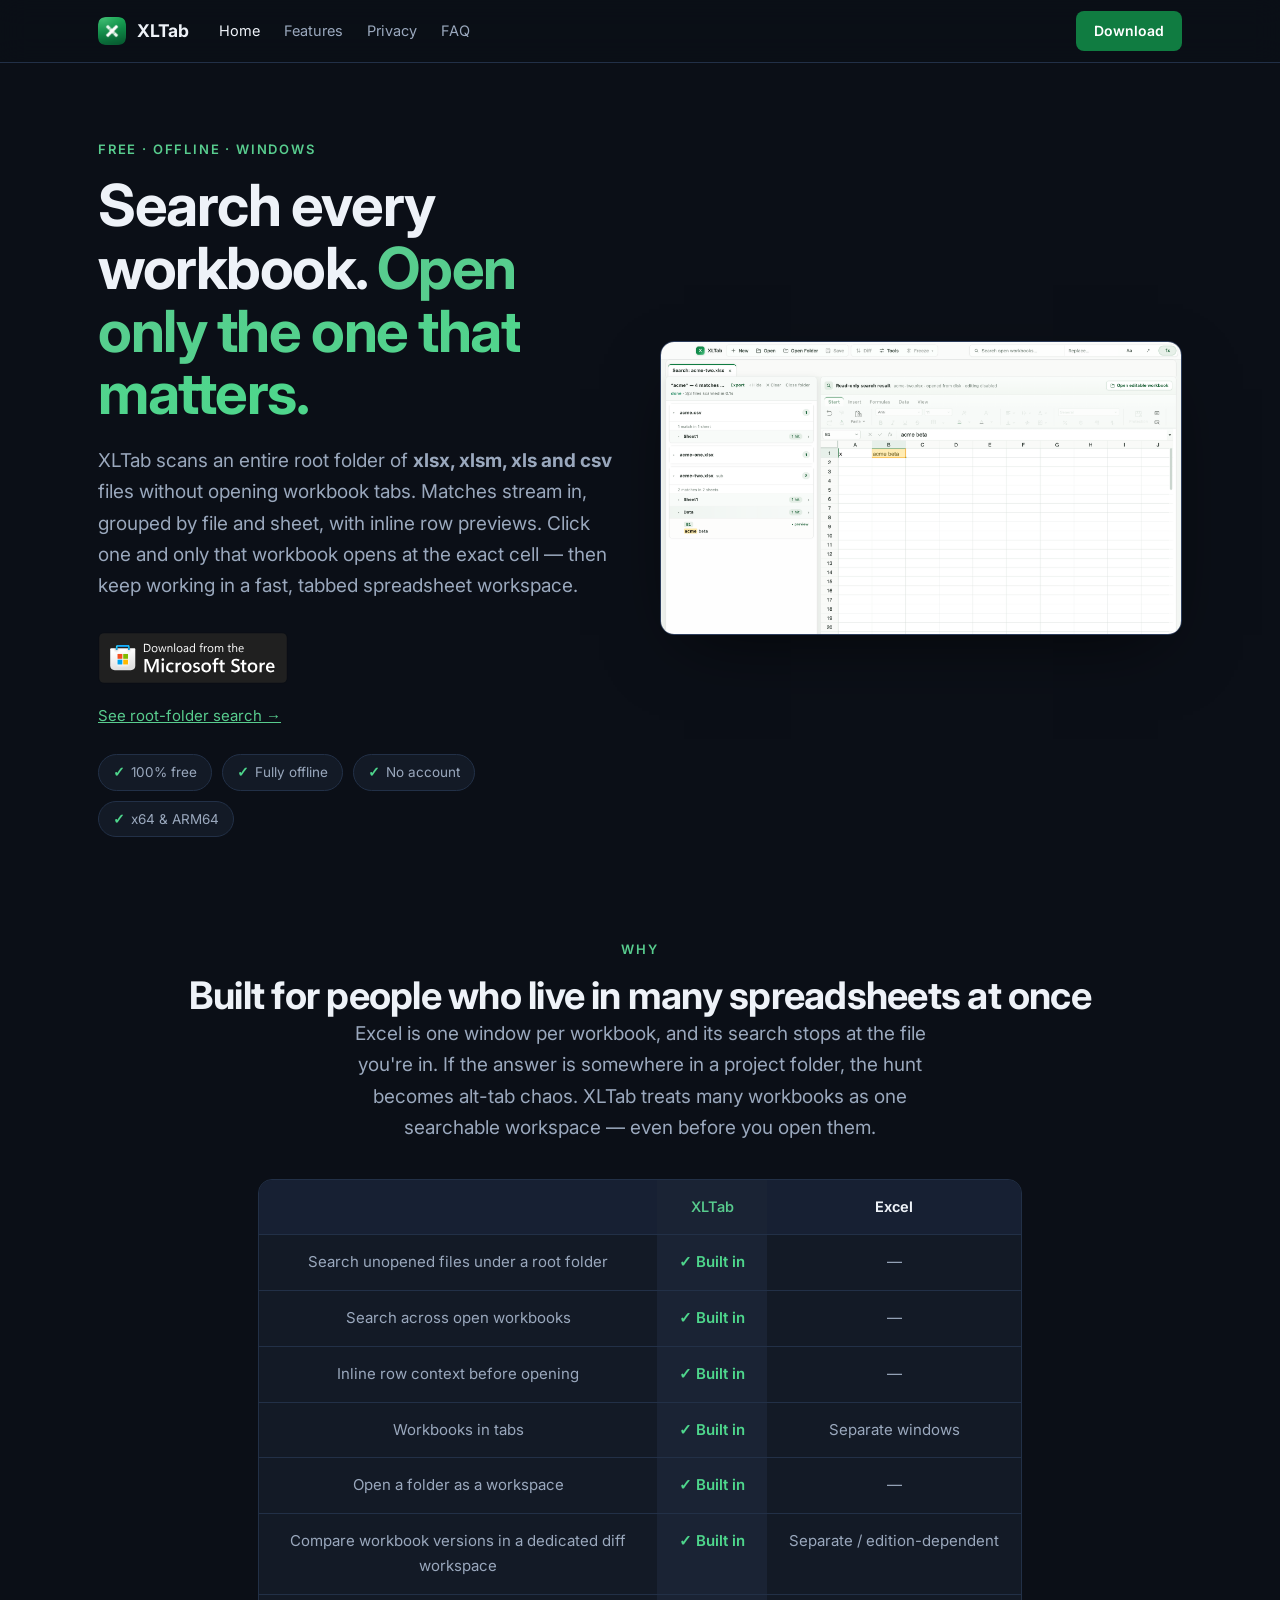
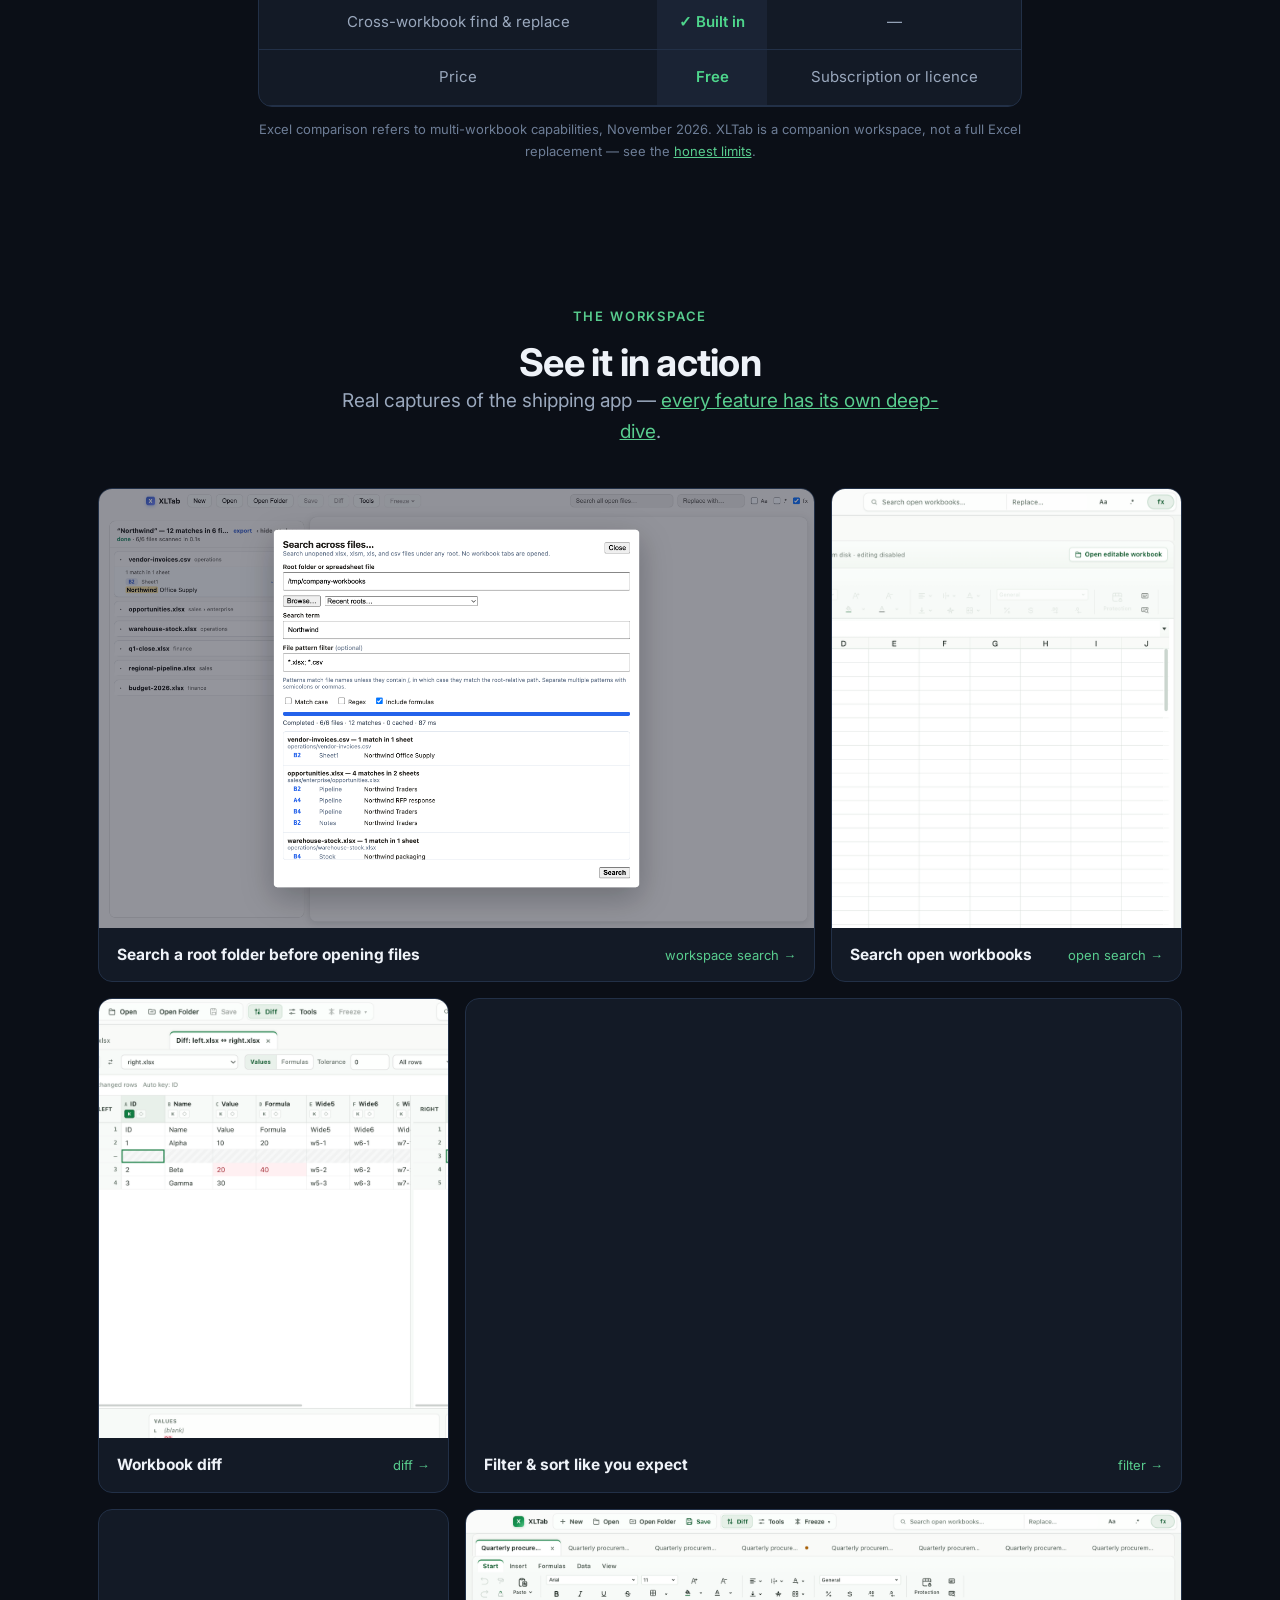
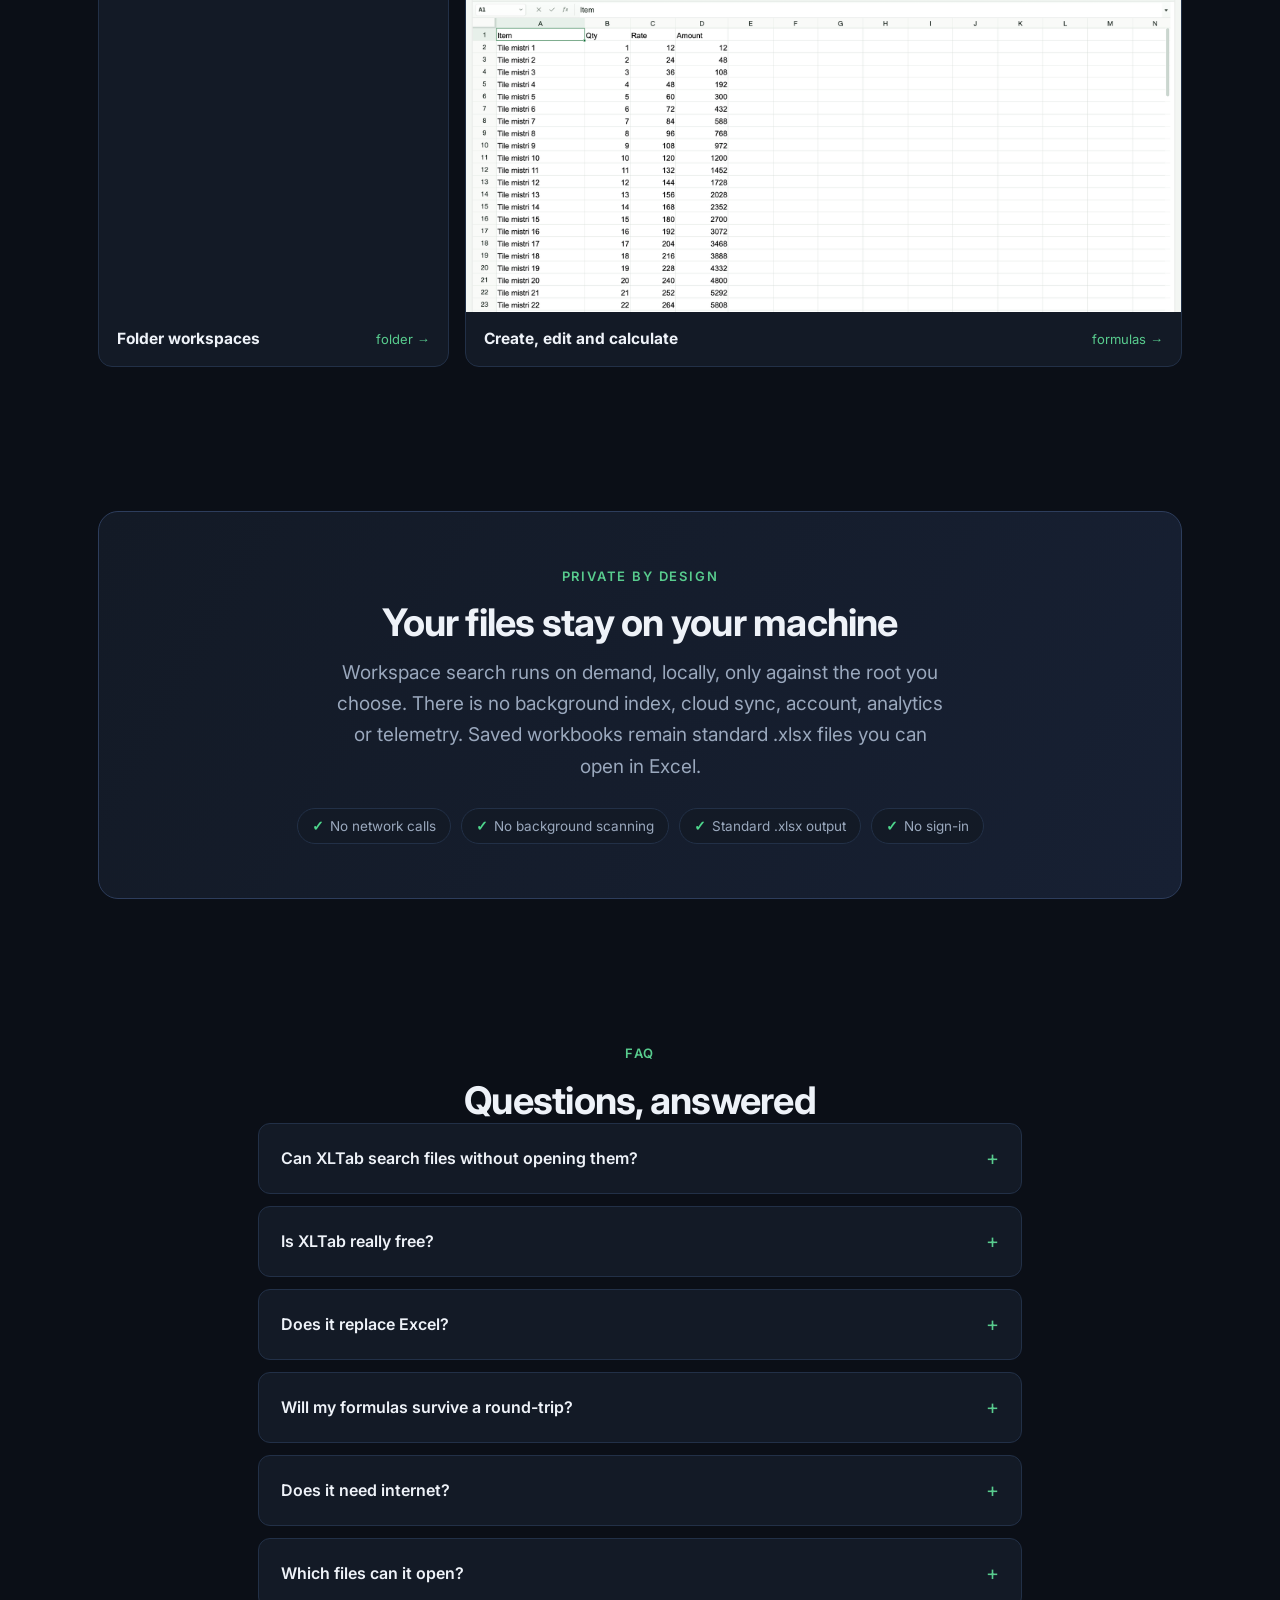
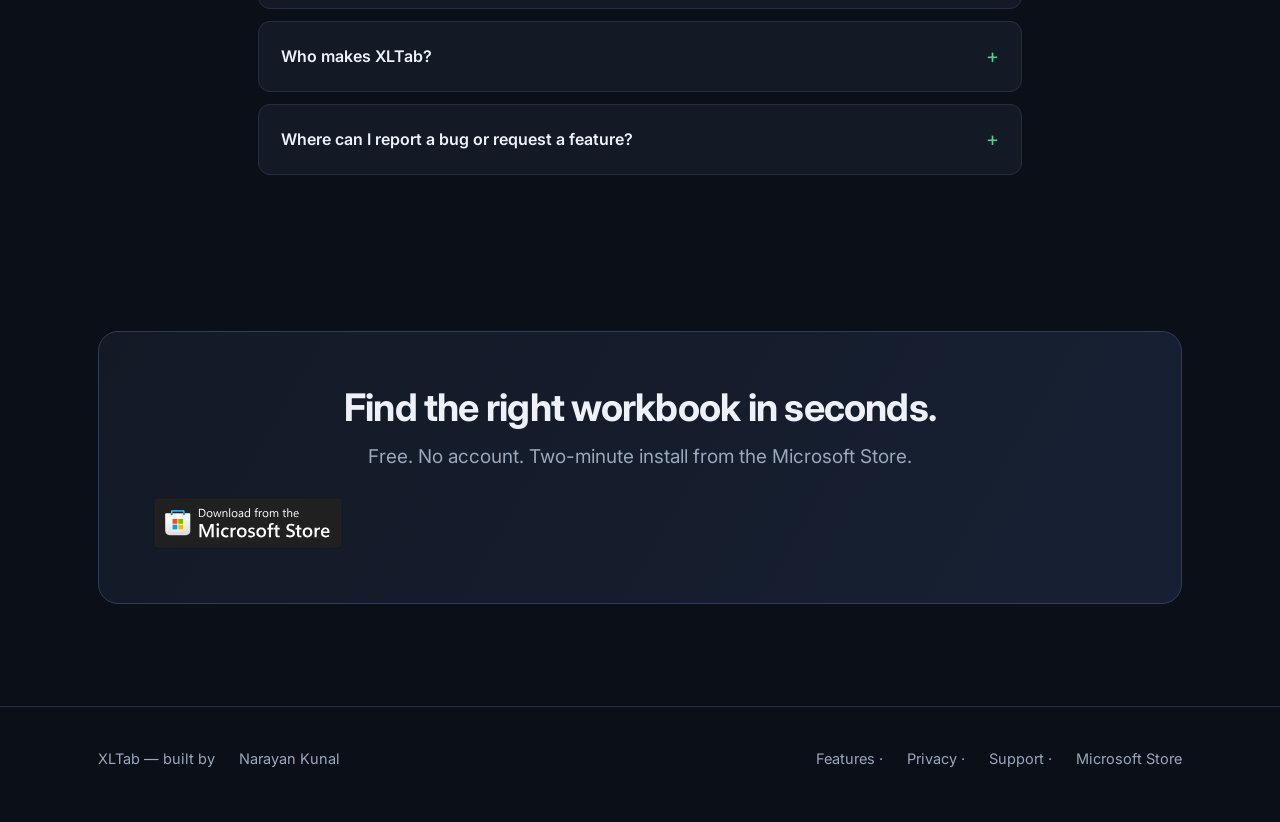
<file: index.html>
<!doctype html>
<html lang="en">
<head>
<meta charset="utf-8" />
<meta name="viewport" content="width=device-width, initial-scale=1" />
<meta name="theme-color" content="#0b0f17" />
<title>XLTab — Search Excel files across folders before opening them</title>
<meta name="description" content="Search xlsx, xlsm, xls and csv files under any root folder without opening workbook tabs. Preview matches, jump to exact cells, edit in tabs. Free, offline." />
<link rel="canonical" href="https://nkunal1992.github.io/XLTab-site/" />
<link rel="icon" type="image/png" sizes="32x32" href="favicon-32.png" />
<link rel="apple-touch-icon" href="apple-touch-icon.png" />
<meta property="og:title" content="XLTab — search every spreadsheet before you open it" />
<meta property="og:description" content="Scan a root folder across xlsx, xlsm, xls and csv files, preview grouped matches, and jump straight to the exact sheet and cell. Free, offline, no account." />
<meta property="og:type" content="website" />
<meta property="og:site_name" content="XLTab" />
<meta property="og:url" content="https://nkunal1992.github.io/XLTab-site/" />
<meta property="og:image" content="https://nkunal1992.github.io/XLTab-site/assets/og.png" />
<meta property="og:image:width" content="1200" />
<meta property="og:image:height" content="630" />
<meta name="twitter:card" content="summary_large_image" />
<meta name="twitter:title" content="XLTab — search every spreadsheet before you open it" />
<meta name="twitter:description" content="Root-folder spreadsheet search, tabbed editing, workbook diff and power tools. Free and offline." />
<meta name="twitter:image" content="https://nkunal1992.github.io/XLTab-site/assets/og.png" />
<link rel="preload" href="assets/inter.woff2" as="font" type="font/woff2" crossorigin />
<link rel="stylesheet" href="assets/site.css" />
<script type="application/ld+json">
{
  "@context": "https://schema.org",
  "@type": "SoftwareApplication",
  "name": "XLTab",
  "operatingSystem": "Windows 10, Windows 11",
  "applicationCategory": "ProductivityApplication",
  "offers": { "@type": "Offer", "price": "0", "priceCurrency": "USD" },
  "installUrl": "https://apps.microsoft.com/detail/9N1TDMMXJTDV",
  "author": { "@type": "Person", "name": "Narayan Kunal" },
  "featureList": [
    "Search spreadsheets recursively under a selected root folder without opening workbook tabs",
    "Search across all open workbooks and sheets",
    "Tabbed spreadsheet editing with formulas, filters and styles",
    "A dedicated synchronized workbook diff workspace",
    "Embedded worksheet images and threaded comments with authors and timestamps",
    "Folder workspaces and batch spreadsheet power tools",
    "Offline operation with no account or telemetry"
  ]
}
</script>
</head>
<body>

<a class="skip" href="#main">Skip to content</a>

<nav><div class="wrap">
  <a class="brand" href="index.html"><img src="icon.png" alt="" width="28" height="28" />XLTab</a>
  <div class="nav-links" id="navlinks">
    <a href="index.html" class="on" aria-current="page">Home</a>
    <a href="features.html">Features</a>
    <a href="privacy.html">Privacy</a>
    <a href="#faq">FAQ</a>
  </div>
  <div class="nav-cta">
    <a class="nav-dl" href="https://apps.microsoft.com/detail/9N1TDMMXJTDV">Download</a>
    <button class="nav-toggle" aria-label="Menu" aria-expanded="false" aria-controls="navlinks">☰</button>
  </div>
</div></nav>

<main id="main" class="wrap">

<header class="hero">
  <div class="row">
    <div>
      <p class="eyebrow">Free &middot; Offline &middot; Windows</p>
      <h1>Search every workbook. <span class="grad">Open only the one that matters.</span></h1>
      <p class="lead">XLTab scans an entire root folder of <b>xlsx, xlsm, xls and csv</b> files without opening workbook tabs. Matches stream in, grouped by file and sheet, with inline row previews. Click one and only that workbook opens at the exact cell — then keep working in a fast, tabbed spreadsheet workspace.</p>
      <div class="hero-cta">
        <a class="cta-win" href="https://apps.microsoft.com/detail/9N1TDMMXJTDV"><img class="badge-store" src="assets/ms-badge.svg" alt="Get it from Microsoft" width="190" height="52" /></a>
        <a class="more" href="features.html#workspace-search">See root-folder search →</a>
      </div>
      <div class="facts">
        <span class="fact"><b>✓</b> 100% free</span>
        <span class="fact"><b>✓</b> Fully offline</span>
        <span class="fact"><b>✓</b> No account</span>
        <span class="fact"><b>✓</b> x64 &amp; ARM64</span>
      </div>
    </div>
    <figure class="frame glow">
      <img src="assets/p/workspace-search.png" width="2800" height="1718" fetchpriority="high" decoding="async" alt="XLTab workspace search results grouped by file, with inline row previews and the matching workbook open at the highlighted cell" />
    </figure>
  </div>
</header>

<section class="center">
  <p class="eyebrow">Why</p>
  <h2>Built for people who live in many spreadsheets at once</h2>
  <p class="lead">Excel is one window per workbook, and its search stops at the file you're in. If the answer is somewhere in a project folder, the hunt becomes alt-tab chaos. XLTab treats many workbooks as one searchable workspace — even before you open them.</p>
  <div class="wrap" style="max-width:820px;margin-top:36px">
    <div class="cmp">
      <div class="cmp-head"></div>
      <div class="cmp-head us">XLTab</div>
      <div class="cmp-head">Excel</div>
      <div class="lbl">Search unopened files under a root folder</div><div class="us good">✓ Built in</div><div class="them">—</div>
      <div class="lbl">Search across open workbooks</div><div class="us good">✓ Built in</div><div class="them">—</div>
      <div class="lbl">Inline row context before opening</div><div class="us good">✓ Built in</div><div class="them">—</div>
      <div class="lbl">Workbooks in tabs</div><div class="us good">✓ Built in</div><div class="them">Separate windows</div>
      <div class="lbl">Open a folder as a workspace</div><div class="us good">✓ Built in</div><div class="them">—</div>
      <div class="lbl">Compare workbook versions in a dedicated diff workspace</div><div class="us good">✓ Built in</div><div class="them">Separate / edition-dependent</div>
      <div class="lbl">Cross-workbook find &amp; replace</div><div class="us good">✓ Built in</div><div class="them">—</div>
      <div class="lbl">Price</div><div class="us good">Free</div><div class="them">Subscription or licence</div>
    </div>
    <p class="cmp-note">Excel comparison refers to multi-workbook capabilities, November 2026. XLTab is a companion workspace, not a full Excel replacement — see the <a href="features.html#honest-limits">honest limits</a>.</p>
  </div>
</section>

<section>
  <div class="sec-head center">
    <p class="eyebrow">The workspace</p>
    <h2>See it in action</h2>
    <p class="lead">Real captures of the shipping app — <a href="features.html">every feature has its own deep-dive</a>.</p>
  </div>
  <div class="bento">
    <a class="tile wide" href="features.html#workspace-search">
      <img src="assets/p/workspace-search-setup.png" width="2800" height="1718" loading="lazy" decoding="async" alt="The Search across files dialog with a root folder path, file pattern and search options" />
      <div class="cap"><b>Search a root folder before opening files</b><span class="go">workspace search →</span></div>
    </a>
    <a class="tile" href="features.html#open-search">
      <img src="assets/p/search.png" width="2800" height="1718" loading="lazy" decoding="async" style="object-position:right center" alt="Search across open workbooks with matches highlighted" />
      <div class="cap"><b>Search open workbooks</b><span class="go">open search →</span></div>
    </a>
    <a class="tile" href="features.html#diff">
      <img src="assets/p/diff.png" width="2800" height="1718" loading="lazy" decoding="async" style="object-position:30% center" alt="Dedicated workbook diff workspace with synchronized comparison panes" />
      <div class="cap"><b>Workbook diff</b><span class="go">diff →</span></div>
    </a>
    <a class="tile wide" href="features.html#filter">
      <img src="assets/p/filter.png" width="2800" height="1718" loading="lazy" decoding="async" alt="Excel-style column filtering with dropdown arrows" />
      <div class="cap"><b>Filter &amp; sort like you expect</b><span class="go">filter →</span></div>
    </a>
    <a class="tile" href="features.html#folder">
      <img src="assets/p/folder.png" width="2800" height="1718" loading="lazy" decoding="async" style="object-position:left center" alt="Folder workspace tree with nested directories" />
      <div class="cap"><b>Folder workspaces</b><span class="go">folder →</span></div>
    </a>
    <a class="tile wide" href="features.html#formulas">
      <img src="assets/p/hero.png" width="2800" height="1718" loading="lazy" decoding="async" alt="A workbook open in XLTab with the New button, tab strip and spreadsheet canvas visible" />
      <div class="cap"><b>Create, edit and calculate</b><span class="go">formulas →</span></div>
    </a>
  </div>
</section>

<section class="center" id="trust">
  <div class="band">
    <p class="eyebrow">Private by design</p>
    <h2>Your files stay on your machine</h2>
    <p class="lead" style="margin:12px auto 24px">Workspace search runs on demand, locally, only against the root you choose. There is no background index, cloud sync, account, analytics or telemetry. Saved workbooks remain standard .xlsx files you can open in Excel.</p>
    <div class="facts">
      <span class="fact"><b>✓</b> No network calls</span>
      <span class="fact"><b>✓</b> No background scanning</span>
      <span class="fact"><b>✓</b> Standard .xlsx output</span>
      <span class="fact"><b>✓</b> No sign-in</span>
    </div>
  </div>
</section>

<section class="center" id="faq">
  <p class="eyebrow">FAQ</p>
  <h2>Questions, answered</h2>
  <div class="faq wrap" style="max-width:820px;text-align:left">
    <details><summary>Can XLTab search files without opening them?</summary><p>Yes. Choose <b>Tools → Search across files…</b>, paste or browse to any root folder or spreadsheet file, and start a search. XLTab scans recursively without opening workbook tabs, streams progress and grouped results, and can use the cache for fast refinement. It scans xlsx, xlsm, xls and csv files; convert legacy .xls files to .xlsx when you need dependable editing.</p></details>
    <details><summary>Is XLTab really free?</summary><p>Yes. All features, no subscription, no account, no trial period.</p></details>
    <details><summary>Does it replace Excel?</summary><p>No — it's a companion workspace for working across many files. It covers the everyday essentials: creating blank workbooks, editing, formulas, filtering, sorting, merged cells, styles, number formats, conditional formatting and data validation. It does not do pivot tables, charts, macros/VBA or Power Query. Files you save stay standard .xlsx and open fine in Excel.</p></details>
    <details><summary>Will my formulas survive a round-trip?</summary><p>Yes. Formulas are preserved as formulas in the file — including modern functions like XLOOKUP — and recalculate in Excel exactly as before. The validation suite checks this continuously.</p></details>
    <details><summary>Does it need internet?</summary><p>No. XLTab is fully offline — every feature works without a connection, and the app makes no network calls. Your files never leave your machine.</p></details>
    <details><summary>Which files can it open?</summary><p>.xlsx, .xlsm (content, not macros) and .csv. Workspace search can also scan legacy .xls files. For editing and saving, standard .xlsx is the dependable format.</p></details>
    <details><summary>Who makes XLTab?</summary><p>One independent developer — no company, no investors, no data to monetize.</p></details>
    <details><summary>Where can I report a bug or request a feature?</summary><p>Open an issue in the <a href="https://github.com/nkunal1992/XLTab/issues">XLTab GitHub repository</a>.</p></details>
  </div>
</section>

<section class="center">
  <div class="band">
    <h2>Find the right workbook in seconds.</h2>
    <p class="lead" style="margin:12px auto 24px">Free. No account. Two-minute install from the Microsoft Store.</p>
    <a class="cta-win" href="https://apps.microsoft.com/detail/9N1TDMMXJTDV"><img class="badge-store" src="assets/ms-badge.svg" alt="Get it from Microsoft" width="190" height="52" /></a>
  </div>
</section>

</main>

<footer><div class="wrap">
  <span>XLTab — built by <a href="https://github.com/nkunal1992">Narayan Kunal</a></span>
  <span class="flinks"><a href="features.html">Features</a> · <a href="privacy.html">Privacy</a> · <a href="https://github.com/nkunal1992/XLTab/issues">Support</a> · <a href="https://apps.microsoft.com/detail/9N1TDMMXJTDV">Microsoft Store</a></span>
</div></footer>

<script src="assets/site.js"></script>
</body>
</html>
</file>
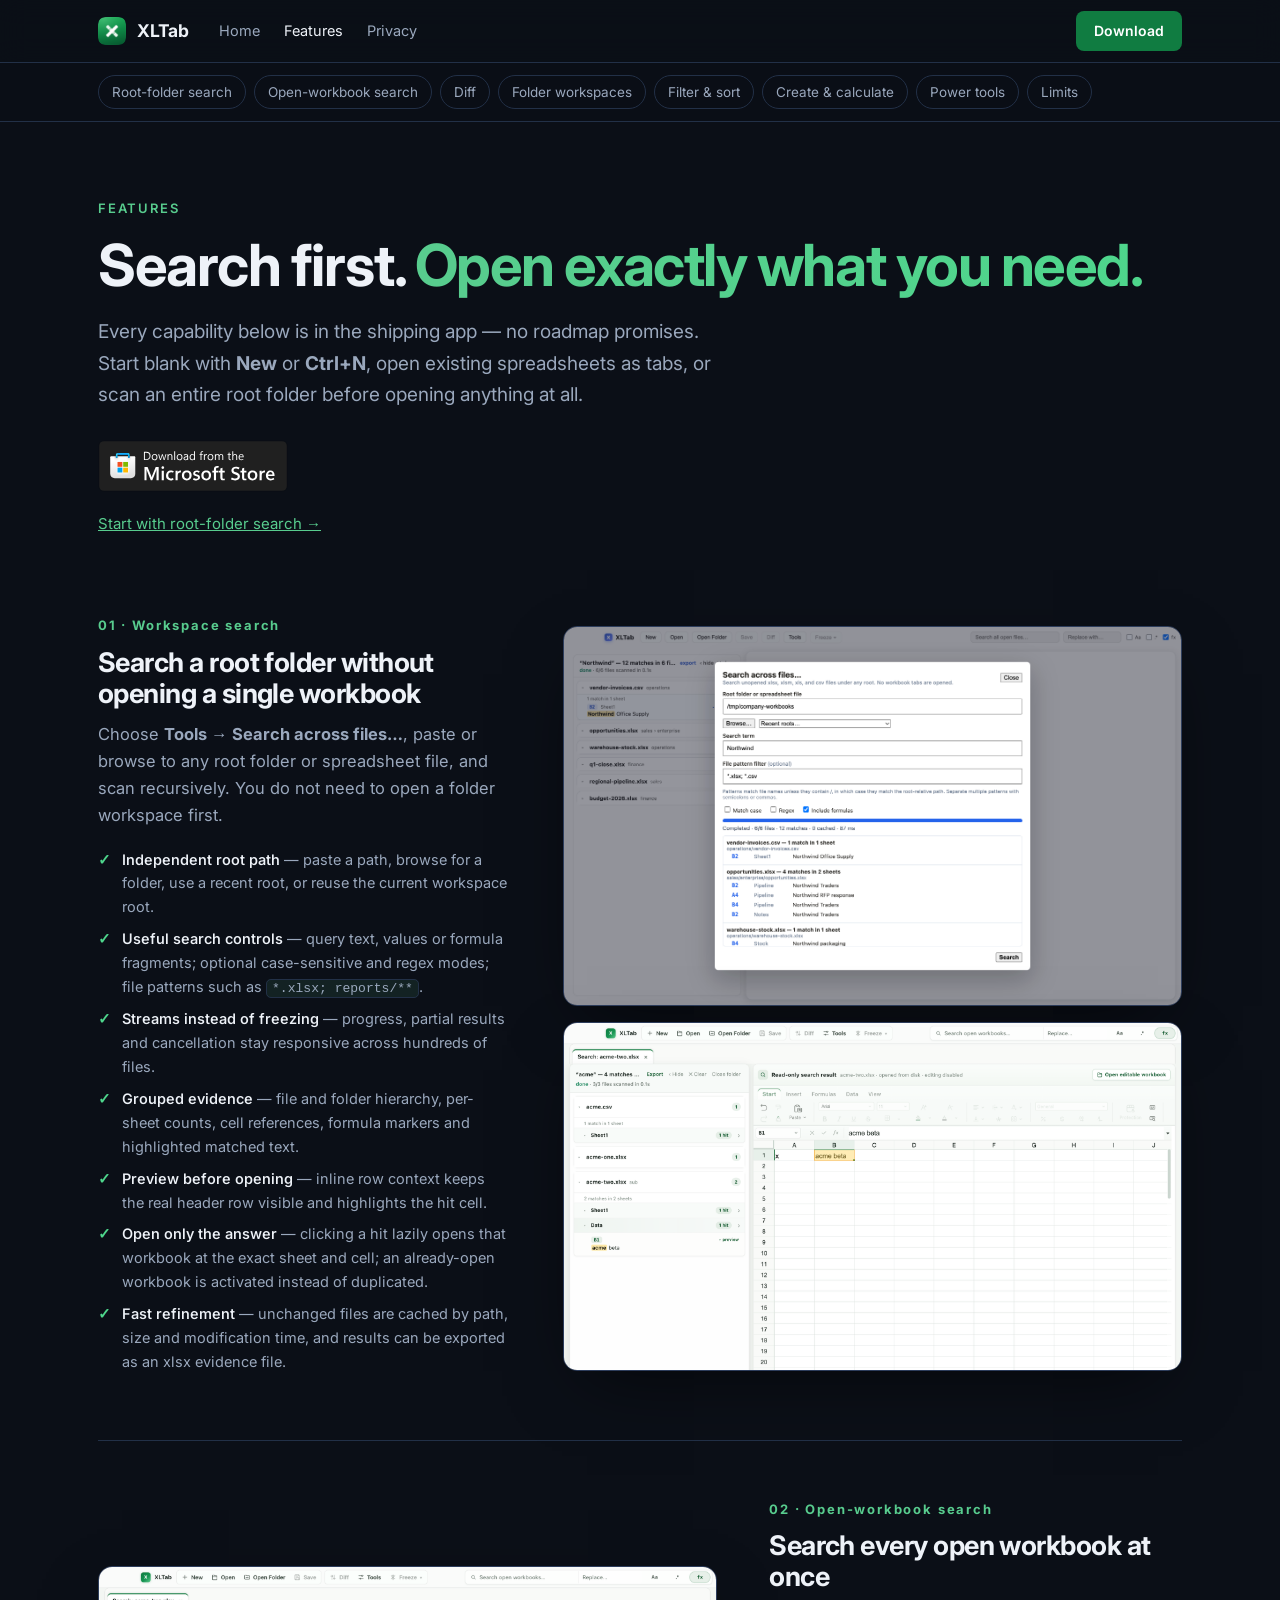
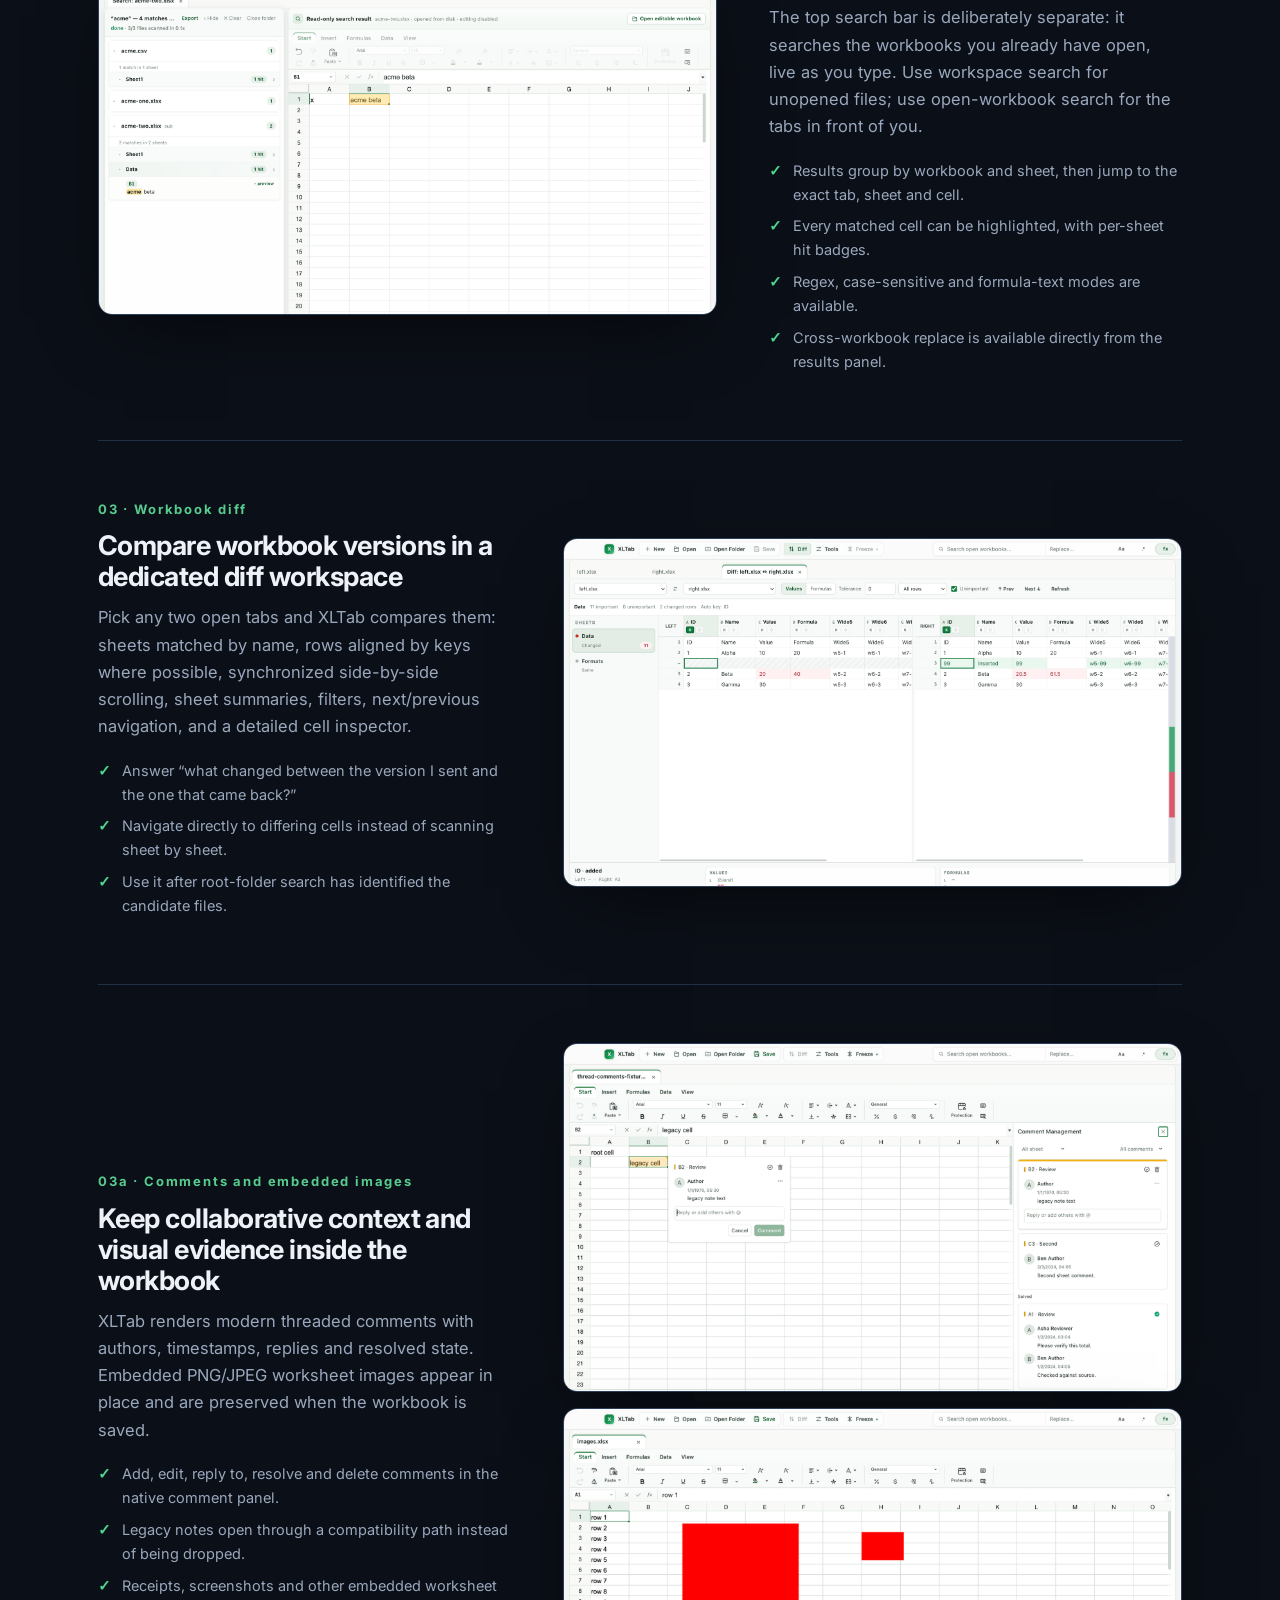
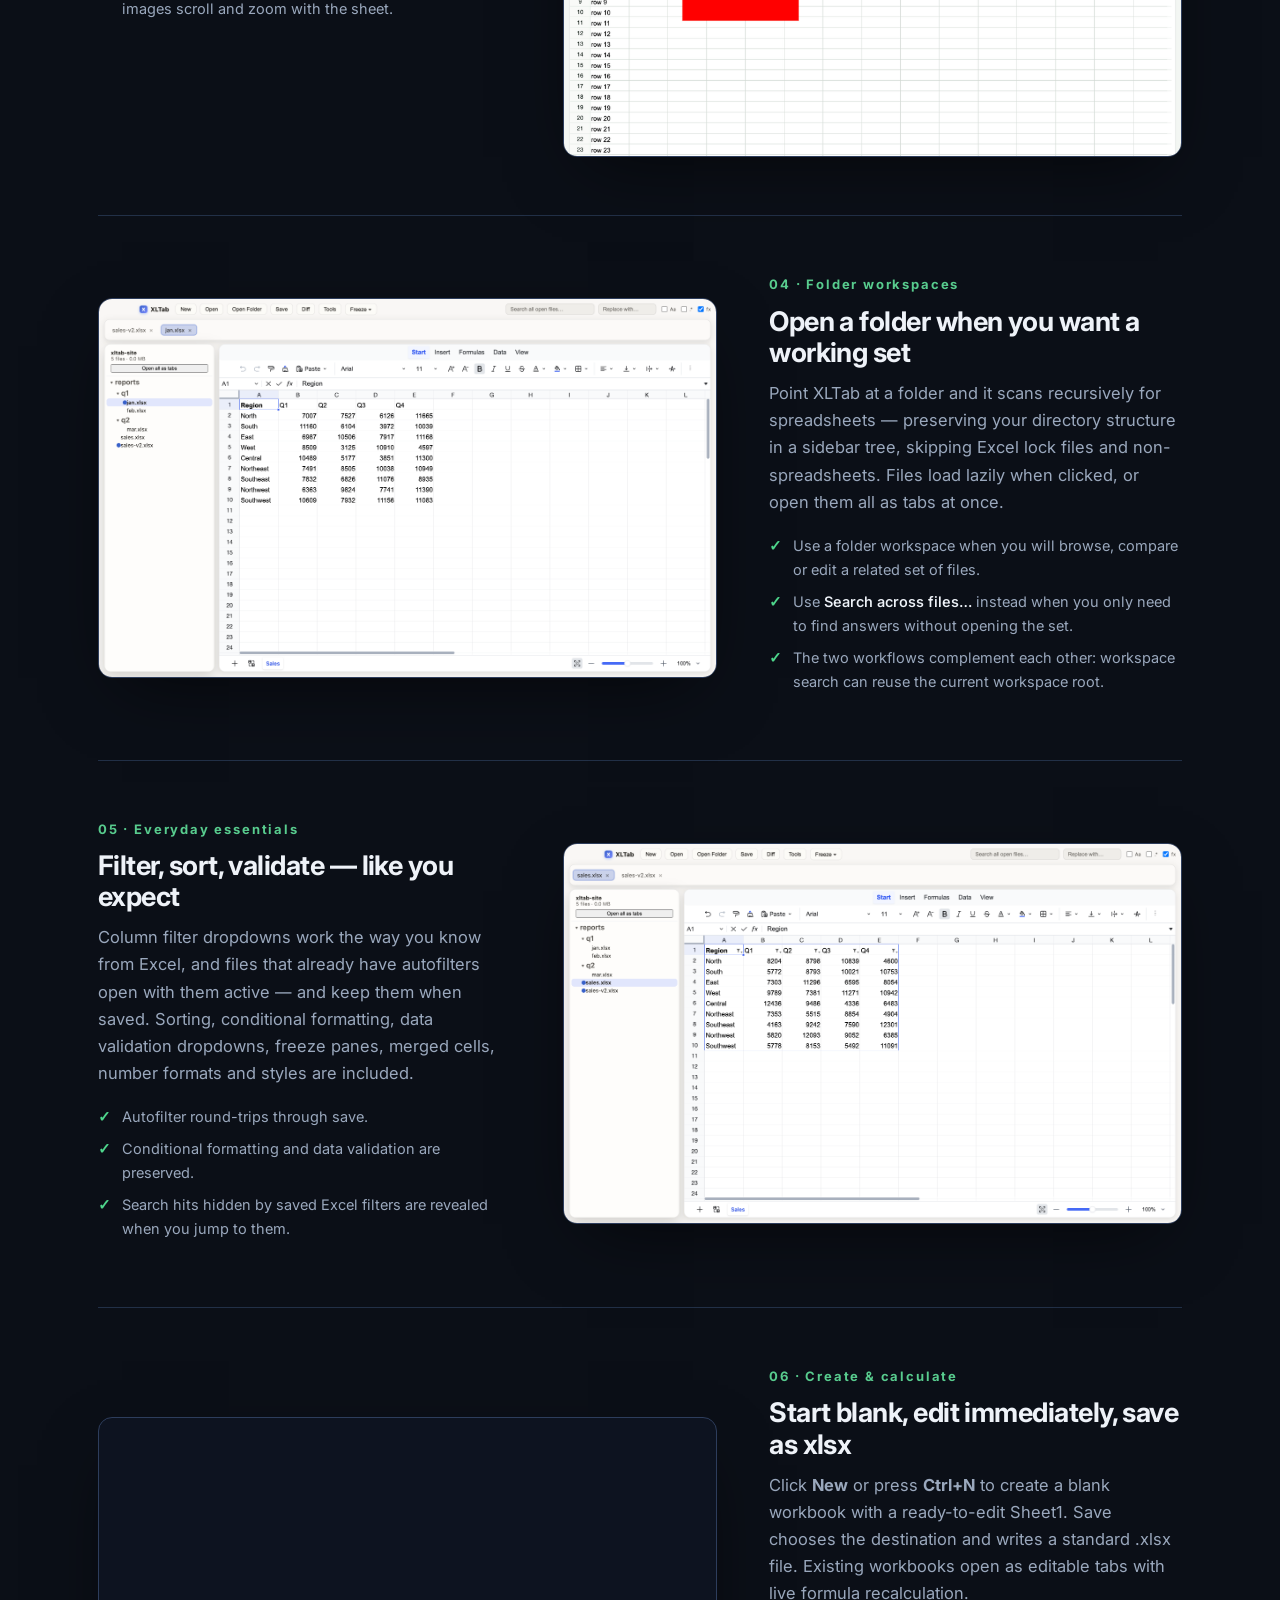
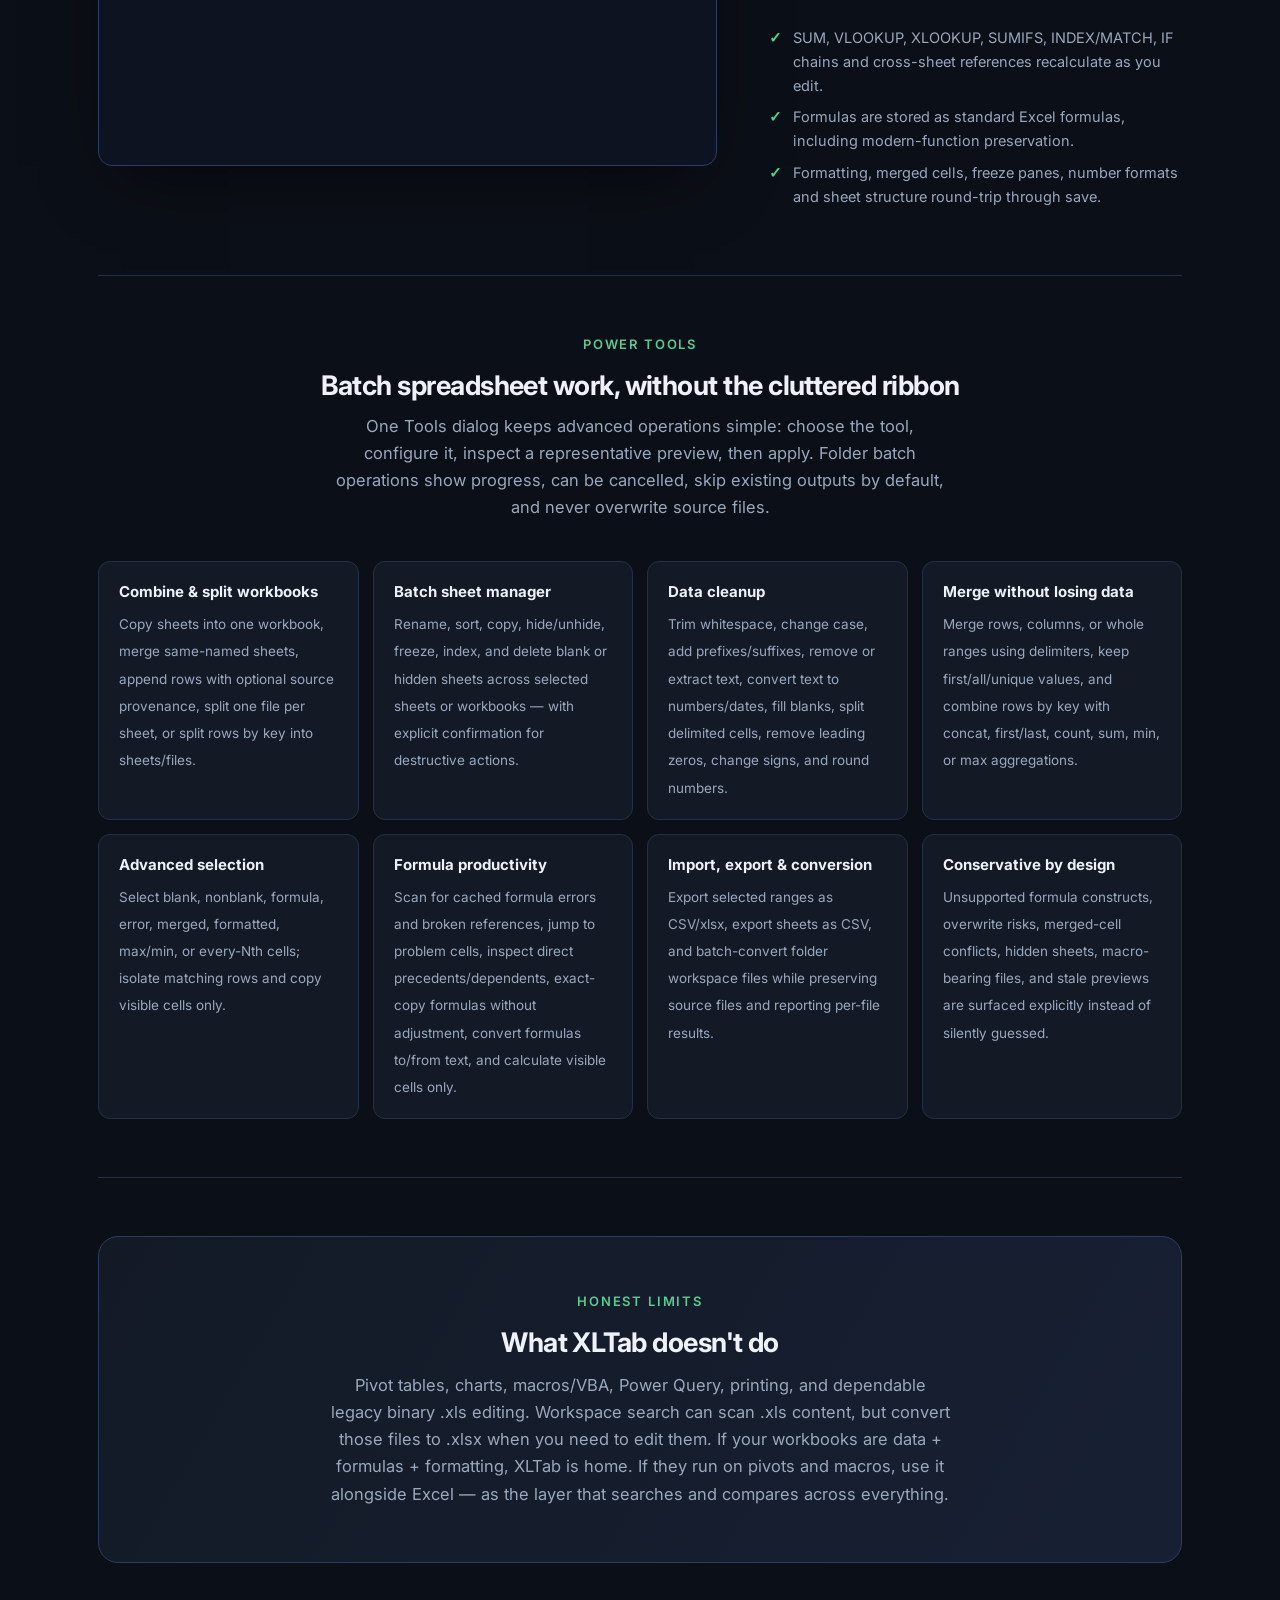
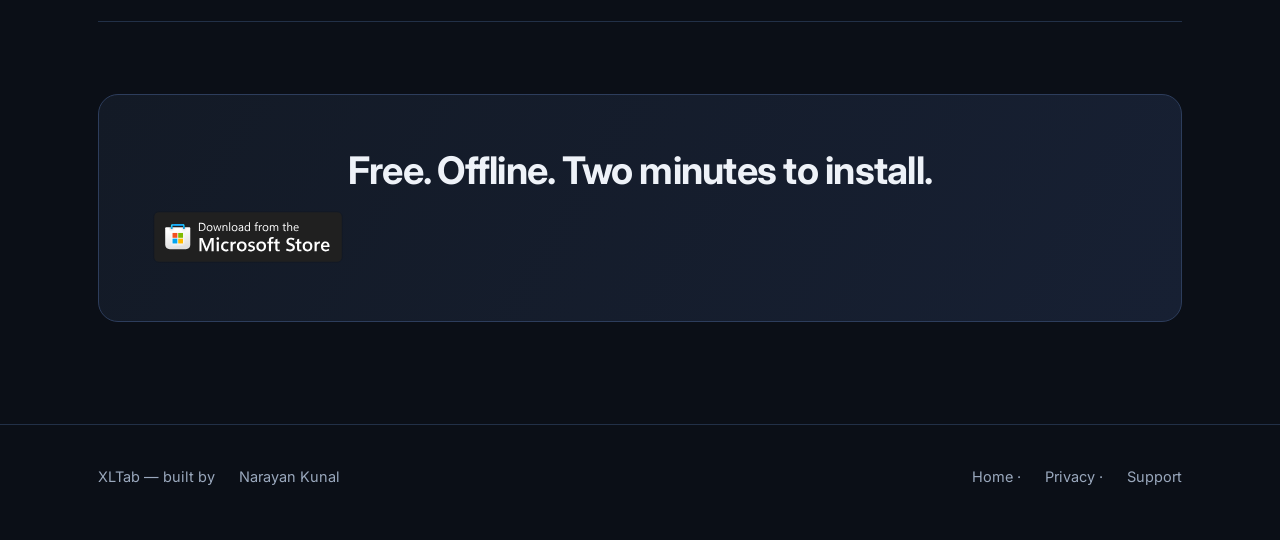
<file: features.html>
<!doctype html>
<html lang="en">
<head>
<meta charset="utf-8" />
<meta name="viewport" content="width=device-width, initial-scale=1" />
<meta name="theme-color" content="#0b0f17" />
<title>XLTab Features — Root-folder search, tabs, diff, formulas</title>
<meta name="description" content="Search spreadsheets under any root folder without opening them. Preview matches, jump to exact cells, edit in tabs, diff workbooks, and use offline power tools." />
<link rel="canonical" href="https://nkunal1992.github.io/XLTab-site/features.html" />
<link rel="icon" type="image/png" sizes="32x32" href="favicon-32.png" />
<link rel="apple-touch-icon" href="apple-touch-icon.png" />
<meta property="og:title" content="XLTab features — search before you open" />
<meta property="og:description" content="Root-folder spreadsheet search, tabbed editing, workbook diff, filters, formulas and offline power tools." />
<meta property="og:type" content="website" />
<meta property="og:site_name" content="XLTab" />
<meta property="og:url" content="https://nkunal1992.github.io/XLTab-site/features.html" />
<meta property="og:image" content="https://nkunal1992.github.io/XLTab-site/assets/og.png" />
<meta property="og:image:width" content="1200" />
<meta property="og:image:height" content="630" />
<meta name="twitter:card" content="summary_large_image" />
<link rel="preload" href="assets/inter.woff2" as="font" type="font/woff2" crossorigin />
<link rel="stylesheet" href="assets/site.css" />
</head>
<body>
<nav><div class="wrap">
  <a class="brand" href="index.html"><img src="icon.png" alt="" width="28" height="28" />XLTab</a>
  <div class="nav-links" id="navlinks">
    <a href="index.html">Home</a>
    <a href="features.html" class="on" aria-current="page">Features</a>
    <a href="privacy.html">Privacy</a>
  </div>
  <div class="nav-cta">
    <a class="nav-dl" href="https://apps.microsoft.com/detail/9N1TDMMXJTDV">Download</a>
    <button class="nav-toggle" aria-label="Menu" aria-expanded="false" aria-controls="navlinks">☰</button>
  </div>
</div></nav>

<div class="subnav"><div class="wrap">
  <a href="#workspace-search">Root-folder search</a>
  <a href="#open-search">Open-workbook search</a>
  <a href="#diff">Diff</a>
  <a href="#folder">Folder workspaces</a>
  <a href="#filter">Filter &amp; sort</a>
  <a href="#formulas">Create &amp; calculate</a>
  <a href="#power-tools">Power tools</a>
  <a href="#honest-limits">Limits</a>
</div></div>

<main id="main" class="wrap">

<header class="hero" style="padding-bottom:20px">
  <p class="eyebrow">Features</p>
  <h1>Search first. <span class="grad">Open exactly what you need.</span></h1>
  <p class="lead">Every capability below is in the shipping app — no roadmap promises. Start blank with <b>New</b> or <b>Ctrl+N</b>, open existing spreadsheets as tabs, or scan an entire root folder before opening anything at all.</p>
  <div class="hero-cta" style="margin-top:24px">
    <a class="cta-win" href="https://apps.microsoft.com/detail/9N1TDMMXJTDV"><img class="badge-store" src="assets/ms-badge.svg" alt="Get it from Microsoft" width="190" height="52" /></a>
    <a class="more" href="#workspace-search">Start with root-folder search →</a>
  </div>
</header>

<section id="workspace-search" class="feat">
  <div class="row">
    <div class="copy">
      <p class="num">01 · Workspace search</p>
      <h2>Search a root folder without opening a single workbook</h2>
      <p class="lead">Choose <b>Tools → Search across files…</b>, paste or browse to any root folder or spreadsheet file, and scan recursively. You do not need to open a folder workspace first.</p>
      <ul>
        <li><b>Independent root path</b> — paste a path, browse for a folder, use a recent root, or reuse the current workspace root.</li>
        <li><b>Useful search controls</b> — query text, values or formula fragments; optional case-sensitive and regex modes; file patterns such as <code>*.xlsx; reports/**</code>.</li>
        <li><b>Streams instead of freezing</b> — progress, partial results and cancellation stay responsive across hundreds of files.</li>
        <li><b>Grouped evidence</b> — file and folder hierarchy, per-sheet counts, cell references, formula markers and highlighted matched text.</li>
        <li><b>Preview before opening</b> — inline row context keeps the real header row visible and highlights the hit cell.</li>
        <li><b>Open only the answer</b> — clicking a hit lazily opens that workbook at the exact sheet and cell; an already-open workbook is activated instead of duplicated.</li>
        <li><b>Fast refinement</b> — unchanged files are cached by path, size and modification time, and results can be exported as an xlsx evidence file.</li>
      </ul>
    </div>
    <div class="media-stack">
      <figure class="frame"><img src="assets/p/workspace-search-setup.png" width="2800" height="1718" loading="lazy" decoding="async" alt="The XLTab Search across files dialog with an independent root folder path, file pattern filter, regex option and streamed grouped results" /></figure>
      <figure class="frame"><img src="assets/p/workspace-search.png" width="2800" height="1718" loading="lazy" decoding="async" alt="Workspace search results grouped by file and sheet, with inline row previews and the selected workbook open at the matching cell" /></figure>
    </div>
  </div>
</section>

<section id="open-search" class="feat">
  <div class="row flip">
    <div class="copy">
      <p class="num">02 · Open-workbook search</p>
      <h2>Search every open workbook at once</h2>
      <p class="lead">The top search bar is deliberately separate: it searches the workbooks you already have open, live as you type. Use workspace search for unopened files; use open-workbook search for the tabs in front of you.</p>
      <ul>
        <li>Results group by workbook and sheet, then jump to the exact tab, sheet and cell.</li>
        <li>Every matched cell can be highlighted, with per-sheet hit badges.</li>
        <li>Regex, case-sensitive and formula-text modes are available.</li>
        <li>Cross-workbook replace is available directly from the results panel.</li>
      </ul>
    </div>
    <figure class="frame"><img src="assets/p/search.png" width="2800" height="1718" loading="lazy" decoding="async" alt="XLTab top-bar search results grouped across open workbooks and sheets" /></figure>
  </div>
</section>

<section id="diff" class="feat">
  <div class="row">
    <div class="copy">
      <p class="num">03 · Workbook diff</p>
      <h2>Compare workbook versions in a dedicated diff workspace</h2>
      <p class="lead">Pick any two open tabs and XLTab compares them: sheets matched by name, rows aligned by keys where possible, synchronized side-by-side scrolling, sheet summaries, filters, next/previous navigation, and a detailed cell inspector.</p>
      <ul>
        <li>Answer “what changed between the version I sent and the one that came back?”</li>
        <li>Navigate directly to differing cells instead of scanning sheet by sheet.</li>
        <li>Use it after root-folder search has identified the candidate files.</li>
      </ul>
    </div>
    <figure class="frame"><img src="assets/p/diff.png" width="2800" height="1718" loading="lazy" decoding="async" alt="XLTab diff view with color-coded added, removed and changed cells" /></figure>
  </div>
</section>

<section id="comments" class="feat">
  <div class="row">
    <div class="copy">
      <p class="num">03a · Comments and embedded images</p>
      <h2>Keep collaborative context and visual evidence inside the workbook</h2>
      <p class="lead">XLTab renders modern threaded comments with authors, timestamps, replies and resolved state. Embedded PNG/JPEG worksheet images appear in place and are preserved when the workbook is saved.</p>
      <ul>
        <li>Add, edit, reply to, resolve and delete comments in the native comment panel.</li>
        <li>Legacy notes open through a compatibility path instead of being dropped.</li>
        <li>Receipts, screenshots and other embedded worksheet images scroll and zoom with the sheet.</li>
      </ul>
    </div>
    <div class="media-stack">
      <figure class="frame"><img src="assets/p/comments.png" width="1920" height="1080" loading="lazy" decoding="async" alt="XLTab threaded comment popup and management panel showing authors, timestamps and replies" /></figure>
      <figure class="frame"><img src="assets/p/images.png" width="1920" height="1080" loading="lazy" decoding="async" alt="Embedded receipt screenshot rendered inside an XLTab worksheet" /></figure>
    </div>
  </div>
</section>

<section id="folder" class="feat">
  <div class="row flip">
    <div class="copy">
      <p class="num">04 · Folder workspaces</p>
      <h2>Open a folder when you want a working set</h2>
      <p class="lead">Point XLTab at a folder and it scans recursively for spreadsheets — preserving your directory structure in a sidebar tree, skipping Excel lock files and non-spreadsheets. Files load lazily when clicked, or open them all as tabs at once.</p>
      <ul>
        <li>Use a folder workspace when you will browse, compare or edit a related set of files.</li>
        <li>Use <b>Search across files…</b> instead when you only need to find answers without opening the set.</li>
        <li>The two workflows complement each other: workspace search can reuse the current workspace root.</li>
      </ul>
    </div>
    <figure class="frame"><img src="assets/p/folder.png" width="2800" height="1718" loading="lazy" decoding="async" alt="XLTab folder workspace tree in the sidebar with nested directories" /></figure>
  </div>
</section>

<section id="filter" class="feat">
  <div class="row">
    <div class="copy">
      <p class="num">05 · Everyday essentials</p>
      <h2>Filter, sort, validate — like you expect</h2>
      <p class="lead">Column filter dropdowns work the way you know from Excel, and files that already have autofilters open with them active — and keep them when saved. Sorting, conditional formatting, data validation dropdowns, freeze panes, merged cells, number formats and styles are included.</p>
      <ul>
        <li>Autofilter round-trips through save.</li>
        <li>Conditional formatting and data validation are preserved.</li>
        <li>Search hits hidden by saved Excel filters are revealed when you jump to them.</li>
      </ul>
    </div>
    <figure class="frame"><img src="assets/p/filter.png" width="2800" height="1718" loading="lazy" decoding="async" alt="XLTab column filter dropdowns filtering rows" /></figure>
  </div>
</section>

<section id="formulas" class="feat">
  <div class="row flip">
    <div class="copy">
      <p class="num">06 · Create &amp; calculate</p>
      <h2>Start blank, edit immediately, save as xlsx</h2>
      <p class="lead">Click <b>New</b> or press <b>Ctrl+N</b> to create a blank workbook with a ready-to-edit Sheet1. Save chooses the destination and writes a standard .xlsx file. Existing workbooks open as editable tabs with live formula recalculation.</p>
      <ul>
        <li>SUM, VLOOKUP, XLOOKUP, SUMIFS, INDEX/MATCH, IF chains and cross-sheet references recalculate as you edit.</li>
        <li>Formulas are stored as standard Excel formulas, including modern-function preservation.</li>
        <li>Formatting, merged cells, freeze panes, number formats and sheet structure round-trip through save.</li>
      </ul>
    </div>
    <figure class="frame"><img src="assets/p/hero.png" width="2800" height="1718" loading="lazy" decoding="async" alt="XLTab workbook canvas with the New button, tab strip, formula controls and spreadsheet data visible" /></figure>
  </div>
</section>

<section id="power-tools" class="feat">
  <div class="sec-head center">
    <p class="eyebrow">Power tools</p>
    <h2>Batch spreadsheet work, without the cluttered ribbon</h2>
    <p class="lead">One Tools dialog keeps advanced operations simple: choose the tool, configure it, inspect a representative preview, then apply. Folder batch operations show progress, can be cancelled, skip existing outputs by default, and never overwrite source files.</p>
  </div>
  <div class="moregrid">
    <div class="morecell"><b>Combine &amp; split workbooks</b><span>Copy sheets into one workbook, merge same-named sheets, append rows with optional source provenance, split one file per sheet, or split rows by key into sheets/files.</span></div>
    <div class="morecell"><b>Batch sheet manager</b><span>Rename, sort, copy, hide/unhide, freeze, index, and delete blank or hidden sheets across selected sheets or workbooks — with explicit confirmation for destructive actions.</span></div>
    <div class="morecell"><b>Data cleanup</b><span>Trim whitespace, change case, add prefixes/suffixes, remove or extract text, convert text to numbers/dates, fill blanks, split delimited cells, remove leading zeros, change signs, and round numbers.</span></div>
    <div class="morecell"><b>Merge without losing data</b><span>Merge rows, columns, or whole ranges using delimiters, keep first/all/unique values, and combine rows by key with concat, first/last, count, sum, min, or max aggregations.</span></div>
    <div class="morecell"><b>Advanced selection</b><span>Select blank, nonblank, formula, error, merged, formatted, max/min, or every-Nth cells; isolate matching rows and copy visible cells only.</span></div>
    <div class="morecell"><b>Formula productivity</b><span>Scan for cached formula errors and broken references, jump to problem cells, inspect direct precedents/dependents, exact-copy formulas without adjustment, convert formulas to/from text, and calculate visible cells only.</span></div>
    <div class="morecell"><b>Import, export &amp; conversion</b><span>Export selected ranges as CSV/xlsx, export sheets as CSV, and batch-convert folder workspace files while preserving source files and reporting per-file results.</span></div>
    <div class="morecell"><b>Conservative by design</b><span>Unsupported formula constructs, overwrite risks, merged-cell conflicts, hidden sheets, macro-bearing files, and stale previews are surfaced explicitly instead of silently guessed.</span></div>
  </div>
</section>

<section id="honest-limits" class="center feat">
  <div class="band">
    <p class="eyebrow">Honest limits</p>
    <h2>What XLTab doesn't do</h2>
    <p class="lead" style="margin:14px auto 0">Pivot tables, charts, macros/VBA, Power Query, printing, and dependable legacy binary .xls editing. Workspace search can scan .xls content, but convert those files to .xlsx when you need to edit them. If your workbooks are data + formulas + formatting, XLTab is home. If they run on pivots and macros, use it alongside Excel — as the layer that searches and compares across everything.</p>
  </div>
</section>

<section class="center">
  <div class="band">
    <h2>Free. Offline. Two minutes to install.</h2>
    <p style="margin:18px 0 4px"><a class="cta-win" href="https://apps.microsoft.com/detail/9N1TDMMXJTDV"><img class="badge-store" src="assets/ms-badge.svg" alt="Get it from Microsoft" width="190" height="52" /></a></p>
  </div>
</section>

</main>

<footer><div class="wrap">
  <span>XLTab — built by <a href="https://github.com/nkunal1992">Narayan Kunal</a></span>
  <span class="flinks"><a href="index.html">Home</a> · <a href="privacy.html">Privacy</a> · <a href="https://github.com/nkunal1992/XLTab/issues">Support</a></span>
</div></footer>
<script src="assets/site.js"></script>
</body>
</html>
</file>
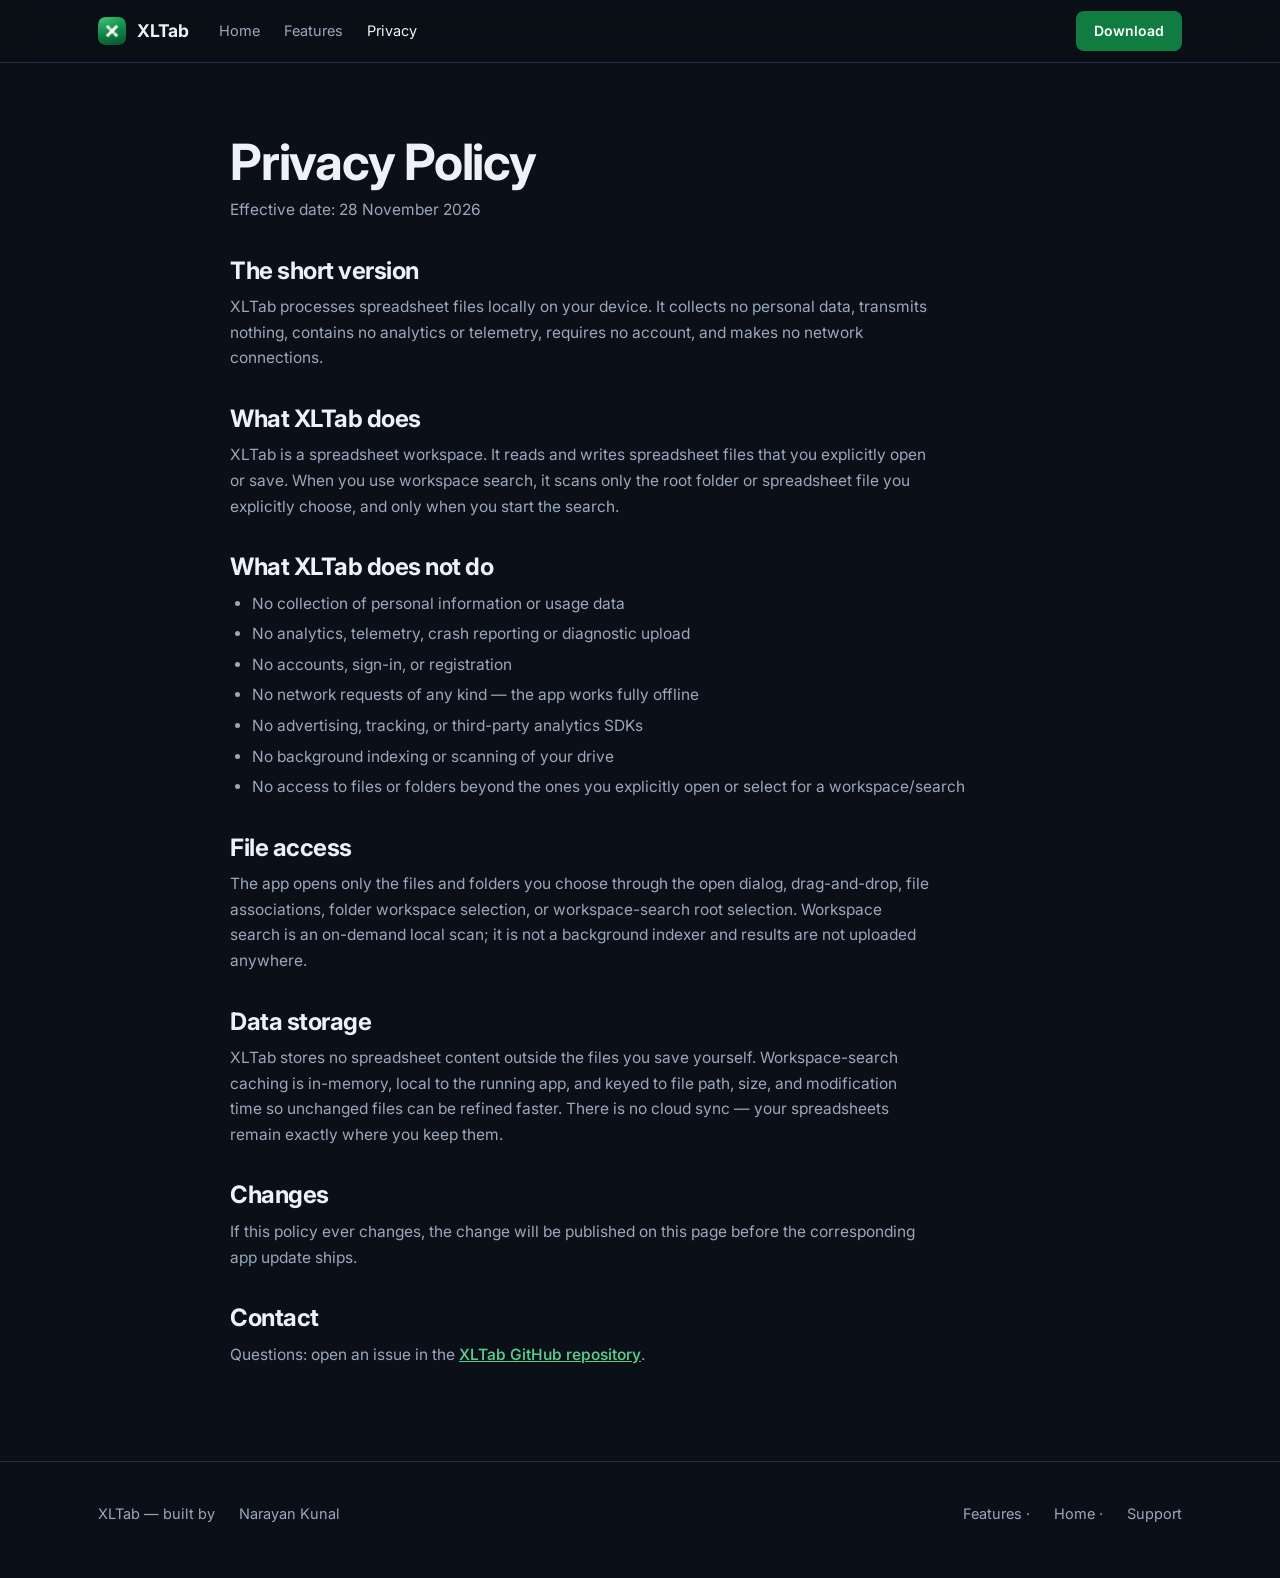
<file: privacy.html>
<!doctype html>
<html lang="en">
<head>
<meta charset="utf-8" />
<meta name="viewport" content="width=device-width, initial-scale=1" />
<meta name="theme-color" content="#0b0f17" />
<title>XLTab — Privacy Policy</title>
<meta name="description" content="XLTab processes spreadsheet files locally. No personal data collection, analytics, telemetry, account, cloud sync, or network access." />
<link rel="canonical" href="https://nkunal1992.github.io/XLTab-site/privacy.html" />
<link rel="icon" type="image/png" sizes="32x32" href="favicon-32.png" />
<link rel="apple-touch-icon" href="apple-touch-icon.png" />
<link rel="preload" href="assets/inter.woff2" as="font" type="font/woff2" crossorigin />
<link rel="stylesheet" href="assets/site.css" />
</head>
<body>
<nav><div class="wrap">
  <a class="brand" href="index.html"><img src="icon.png" alt="" width="28" height="28" />XLTab</a>
  <div class="nav-links" id="navlinks">
    <a href="index.html">Home</a>
    <a href="features.html">Features</a>
    <a href="privacy.html" class="on" aria-current="page">Privacy</a>
  </div>
  <div class="nav-cta">
    <a class="nav-dl" href="https://apps.microsoft.com/detail/9N1TDMMXJTDV">Download</a>
    <button class="nav-toggle" aria-label="Menu" aria-expanded="false" aria-controls="navlinks">☰</button>
  </div>
</div></nav>

<main id="main" class="wrap legal" style="max-width:820px">
  <h1>Privacy Policy</h1>
  <p class="lead">Effective date: 28 November 2026</p>

  <h2>The short version</h2>
  <p>XLTab processes spreadsheet files locally on your device. It collects no personal data, transmits nothing, contains no analytics or telemetry, requires no account, and makes no network connections.</p>

  <h2>What XLTab does</h2>
  <p>XLTab is a spreadsheet workspace. It reads and writes spreadsheet files that you explicitly open or save. When you use workspace search, it scans only the root folder or spreadsheet file you explicitly choose, and only when you start the search.</p>

  <h2>What XLTab does not do</h2>
  <ul>
    <li>No collection of personal information or usage data</li>
    <li>No analytics, telemetry, crash reporting or diagnostic upload</li>
    <li>No accounts, sign-in, or registration</li>
    <li>No network requests of any kind — the app works fully offline</li>
    <li>No advertising, tracking, or third-party analytics SDKs</li>
    <li>No background indexing or scanning of your drive</li>
    <li>No access to files or folders beyond the ones you explicitly open or select for a workspace/search</li>
  </ul>

  <h2>File access</h2>
  <p>The app opens only the files and folders you choose through the open dialog, drag-and-drop, file associations, folder workspace selection, or workspace-search root selection. Workspace search is an on-demand local scan; it is not a background indexer and results are not uploaded anywhere.</p>

  <h2>Data storage</h2>
  <p>XLTab stores no spreadsheet content outside the files you save yourself. Workspace-search caching is in-memory, local to the running app, and keyed to file path, size, and modification time so unchanged files can be refined faster. There is no cloud sync — your spreadsheets remain exactly where you keep them.</p>

  <h2>Changes</h2>
  <p>If this policy ever changes, the change will be published on this page before the corresponding app update ships.</p>

  <h2>Contact</h2>
  <p>Questions: open an issue in the <a href="https://github.com/nkunal1992/XLTab/issues">XLTab GitHub repository</a>.</p>
</main>

<footer><div class="wrap">
  <span>XLTab — built by <a href="https://github.com/nkunal1992">Narayan Kunal</a></span>
  <span class="flinks"><a href="features.html">Features</a> · <a href="index.html">Home</a> · <a href="https://github.com/nkunal1992/XLTab/issues">Support</a></span>
</div></footer>
<script src="assets/site.js"></script>
</body>
</html>
</file>
<file: assets/site.css>
/* XLTab site — shared design system */

@font-face {
  font-family: "Inter var";
  src: url("inter.woff2") format("woff2");
  font-weight: 100 900;
  font-style: normal;
  font-display: swap;
}

:root {
  --bg: #0b0f17;
  --bg2: #101625;
  --card: #131a26;
  --card2: #172033;
  --line: #223047;
  --line2: #2d3d5c;
  --text: #eef2f8;
  --dim: #9aa8bd;
  --faint: #6d7d96;
  --blue: #58cc8e;
  --blue2: #107c41;
  --accent: var(--blue2);
  --green: #4ed68c;
  --orange: #f5a623;
  --radius: 14px;
  --shadow: 0 24px 70px -24px rgba(0, 0, 0, 0.65);
  --font: "Inter var", -apple-system, "Segoe UI", Roboto, sans-serif;
}

* { box-sizing: border-box; margin: 0; }
html { scroll-behavior: smooth; }
body {
  background: var(--bg);
  color: var(--text);
  font: 16.5px/1.65 var(--font);
  -webkit-font-smoothing: antialiased;
  overflow-x: hidden;
}
.wrap { max-width: 1140px; margin: 0 auto; padding: 0 28px; }
a { color: var(--blue); }
img, video { max-width: 100%; height: auto; }
code { font: 0.9em ui-monospace, SFMono-Regular, Menlo, Consolas, monospace; background: rgba(88, 204, 142, 0.1); border: 1px solid var(--line); border-radius: 5px; padding: 1px 5px; }
::selection { background: rgba(111, 156, 240, 0.35); }

:focus-visible { outline: 2px solid var(--blue); outline-offset: 3px; border-radius: 4px; }

.skip {
  position: absolute; left: -9999px; top: 0;
  background: var(--blue2); color: #fff; padding: 10px 18px; z-index: 200; border-radius: 0 0 8px 0;
}
.skip:focus { left: 0; }

/* ── nav ─────────────────────────────────────────────────────────────── */
nav {
  position: sticky; top: 0; z-index: 60;
  background: rgba(11, 15, 23, 0.8);
  backdrop-filter: blur(14px);
  -webkit-backdrop-filter: blur(14px);
  border-bottom: 1px solid var(--line);
}
nav .wrap { display: flex; align-items: center; gap: 30px; height: 62px; }
.brand { display: flex; align-items: center; gap: 11px; font-weight: 700; font-size: 17.5px; color: var(--text); text-decoration: none; letter-spacing: -0.01em; }
.brand img { width: 28px; height: 28px; border-radius: 7px; }
.nav-links { display: flex; gap: 24px; font-size: 14.5px; align-items: center; }
.nav-links a { color: var(--dim); text-decoration: none; transition: color 0.15s; }
.nav-links a:hover, .nav-links a.on { color: var(--text); }
.nav-cta { margin-left: auto; display: flex; align-items: center; gap: 14px; }
.nav-toggle { display: none; background: none; border: 1px solid var(--line); color: var(--text); border-radius: 8px; padding: 7px 11px; font-size: 15px; cursor: pointer; }

/* ── shared blocks ───────────────────────────────────────────────────── */
.eyebrow {
  color: var(--blue); font-size: 13px; font-weight: 600;
  letter-spacing: 0.14em; text-transform: uppercase; margin-bottom: 14px;
}
.grad {
  background: linear-gradient(95deg, var(--blue) 0%, var(--green) 100%);
  -webkit-background-clip: text; background-clip: text;
  -webkit-text-fill-color: transparent; color: transparent;
}
h1 { font-size: clamp(36px, 5.4vw, 58px); font-weight: 700; letter-spacing: -0.025em; line-height: 1.08; }
h2 { font-size: clamp(27px, 3.4vw, 38px); font-weight: 700; letter-spacing: -0.02em; line-height: 1.15; }
h3 { font-size: 18px; font-weight: 650; letter-spacing: -0.01em; }
.lead { color: var(--dim); font-size: clamp(16.5px, 1.8vw, 19px); max-width: 620px; }
.center { text-align: center; }
.center .lead { margin-left: auto; margin-right: auto; }

.btn {
  display: inline-flex; align-items: center; gap: 10px;
  padding: 15px 30px; border-radius: 11px; font-weight: 600; font-size: 16px;
  text-decoration: none; transition: transform 0.15s, background 0.15s, box-shadow 0.15s;
}
.btn-pri { background: var(--blue2); color: #fff; box-shadow: 0 8px 28px -8px rgba(77, 127, 212, 0.55); }
.btn-pri:hover { background: #5b8ade; transform: translateY(-1px); }
.btn-ghost { background: transparent; color: var(--text); border: 1px solid var(--line2); }
.btn-ghost:hover { border-color: var(--blue); color: var(--blue); }
.badge-store { height: 52px; display: block; }
.badge-store:hover { filter: brightness(1.12); }

/* window frame — neutral chrome over all app media */
.frame {
  position: relative; border-radius: var(--radius); overflow: hidden;
  border: 1px solid var(--line2); background: #0d1320;
  box-shadow: var(--shadow);
}
.frame::before { display: none; }
.frame video, .frame img { display: block; width: 100%; }
.frame figcaption {
  position: absolute; left: 14px; bottom: 10px; right: 14px;
  font-size: 12.5px; color: var(--dim); pointer-events: none;
  text-shadow: 0 1px 3px rgba(0,0,0,.8);
}

.glow { position: relative; }
.glow::after {
  content: ""; position: absolute; inset: -8%; z-index: -1;
  background: radial-gradient(ellipse at 50% 30%, rgba(111, 156, 240, 0.22), transparent 62%);
  pointer-events: none;
}

/* ── home: hero ──────────────────────────────────────────────────────── */
.hero { padding: 76px 0 30px; }
.hero .row { display: grid; grid-template-columns: 6fr 6fr; gap: 40px; align-items: center; }
.hero h1 { margin-bottom: 20px; }
.hero .lead { margin-bottom: 30px; }
.hero-cta { display: flex; align-items: center; gap: 20px; flex-wrap: wrap; }
.hero-cta .more { font-size: 15px; flex-basis: 100%; }
.facts { display: flex; gap: 10px; flex-wrap: wrap; margin-top: 26px; }
.fact {
  font-size: 13.5px; color: var(--dim); border: 1px solid var(--line);
  padding: 6px 14px; border-radius: 99px; background: var(--card);
}
.fact b { color: var(--green); font-weight: 600; margin-right: 2px; }

/* ── sections ────────────────────────────────────────────────────────── */
section { padding: 72px 0; }
:where(section[id]) { scroll-margin-top: 76px; }
.sec-head { margin-bottom: 40px; }

/* comparison */
.cmp {
  display: grid; grid-template-columns: 1fr auto auto; gap: 0;
  border: 1px solid var(--line); border-radius: var(--radius); overflow: hidden;
  background: var(--card);
}
.cmp > div { padding: 15px 22px; border-bottom: 1px solid var(--line); font-size: 15px; }
.cmp .cmp-head { background: var(--card2); font-weight: 650; font-size: 14.5px; }
.cmp .cmp-head.us { color: var(--blue); }
.cmp .us { background: rgba(111, 156, 240, 0.07); color: var(--text); font-weight: 550; }
.cmp .them { color: var(--dim); min-width: 210px; }
.cmp .lbl { color: var(--dim); }
.cmp .good { color: var(--green); font-weight: 600; }
.cmp-note { color: var(--faint); font-size: 13px; margin-top: 12px; }

/* bento */
.bento { display: grid; grid-template-columns: repeat(6, 1fr); gap: 16px; }
.tile {
  position: relative; grid-column: span 2; border-radius: var(--radius);
  overflow: hidden; border: 1px solid var(--line); background: var(--card);
  text-decoration: none; color: var(--text); display: flex; flex-direction: column;
  transition: border-color 0.2s, transform 0.2s;
}
.tile.wide { grid-column: span 4; }
.tile:hover { border-color: var(--blue); transform: translateY(-3px); }
.tile img, .tile video { display: block; width: 100%; height: auto; }
.tile:not(.wide) img { flex: 1 1 auto; min-height: 0; object-fit: cover; object-position: center; }
.tile .cap { padding: 14px 18px; margin-top: auto; display: flex; align-items: baseline; justify-content: space-between; gap: 10px; }
.tile .cap b { font-size: 15.5px; }
.tile .cap span { color: var(--dim); font-size: 13px; }
.tile .cap .go { color: var(--blue); font-size: 13px; white-space: nowrap; }

/* privacy band */
.band {
  background: linear-gradient(120deg, var(--card) 0%, var(--card2) 100%);
  border: 1px solid var(--line2); border-radius: 20px;
  padding: 54px 54px; text-align: center;
}
.band .facts { justify-content: center; }

/* faq */
.faq details {
  border: 1px solid var(--line); border-radius: 12px; background: var(--card);
  margin-bottom: 12px; overflow: hidden;
}
.faq summary {
  padding: 18px 22px; cursor: pointer; font-weight: 600; font-size: 16px;
  list-style: none; display: flex; justify-content: space-between; align-items: center; gap: 14px;
}
.faq summary::-webkit-details-marker { display: none; }
.faq summary::after { content: "+"; color: var(--blue); font-size: 20px; font-weight: 400; transition: transform 0.15s; }
.faq details[open] summary::after { transform: rotate(45deg); }
.faq details p { padding: 0 22px 18px; color: var(--dim); font-size: 15px; max-width: 62ch; }

/* cta band */
.cta-row {
  display: flex; align-items: center; justify-content: center;
  gap: 22px; flex-wrap: wrap;
}

/* footer */
footer {
  border-top: 1px solid var(--line); margin-top: 30px;
  padding: 40px 0 52px; color: var(--dim); font-size: 14.5px;
  display: flex; justify-content: space-between; flex-wrap: wrap; gap: 16px;
}
footer .wrap { display: flex; justify-content: space-between; flex-wrap: wrap; gap: 16px; width: 100%; }
footer a { color: var(--dim); text-decoration: none; margin-left: 20px; }
footer a:hover { color: var(--text); }

/* ── features page ───────────────────────────────────────────────────── */
.subnav {
  position: sticky; top: 62px; z-index: 40;
  background: rgba(11, 15, 23, 0.85); backdrop-filter: blur(12px);
  border-bottom: 1px solid var(--line); overflow-x: auto; scrollbar-width: none;
}
.subnav::-webkit-scrollbar { display: none; }
.subnav .wrap { display: flex; gap: 8px; padding-top: 12px; padding-bottom: 12px; }
.subnav a {
  color: var(--dim); text-decoration: none; font-size: 13.5px; white-space: nowrap;
  border: 1px solid var(--line); padding: 5px 13px; border-radius: 99px; transition: all 0.15s;
}
.subnav a:hover { color: var(--text); border-color: var(--blue); }

.feat { padding: 58px 0; border-bottom: 1px solid var(--line); scroll-margin-top: 130px; }
.feat:last-of-type { border-bottom: none; }
.feat .row { display: grid; grid-template-columns: 2fr 3fr; gap: 52px; align-items: center; }
.feat .row.flip { grid-template-columns: 3fr 2fr; }
.media-stack { display: grid; gap: 16px; }
.feat .row.flip > .copy { order: 2; }
.feat .num { color: var(--blue); font-size: 13px; font-weight: 700; letter-spacing: 0.14em; margin-bottom: 10px; }
.feat h2 { font-size: 27px; margin-bottom: 12px; }
.feat .lead { font-size: 16.5px; }
.feat ul { margin: 18px 0 0; padding: 0; list-style: none; }
.feat li { position: relative; padding-left: 24px; margin: 8px 0; color: var(--dim); font-size: 14.5px; }
.feat li::before { content: "✓"; position: absolute; left: 0; color: var(--green); font-weight: 700; }
.feat li b { color: var(--text); font-weight: 550; }

.moregrid { display: grid; grid-template-columns: repeat(auto-fit, minmax(245px, 1fr)); gap: 14px; margin-top: 30px; }
.morecell { background: var(--card); border: 1px solid var(--line); border-radius: 12px; padding: 18px 20px; }
.morecell b { display: block; margin-bottom: 5px; font-size: 15px; }
.morecell span { color: var(--dim); font-size: 13.5px; line-height: 1.5; }

.legal { padding: 72px 0 64px; }
.legal h1 { font-size: clamp(34px, 4.8vw, 50px); margin-bottom: 8px; }
.legal h2 { font-size: 24px; margin: 34px 0 10px; }
.legal p, .legal li { color: var(--dim); font-size: 15.5px; line-height: 1.65; }
.legal p { max-width: 70ch; }
.legal ul { margin: 10px 0 0; padding-left: 22px; }
.legal li { margin: 5px 0; }
.legal a { font-weight: 550; }

/* ── responsive ──────────────────────────────────────────────────────── */
@media (max-width: 900px) {
  .hero .row, .feat .row { grid-template-columns: 1fr; gap: 34px; }
  .feat .row.flip > .copy { order: 0; }
  .tile, .tile.wide { grid-column: span 6; }
  .band { padding: 36px 24px; }
}
@media (max-width: 760px) {
  footer .wrap { flex-direction: column; align-items: center; text-align: center; gap: 12px; }
  footer a { margin: 0 10px; white-space: nowrap; }
  .nav-links {
    display: none; position: absolute; top: 62px; left: 0; right: 0;
    flex-direction: column; gap: 0; background: var(--bg);
    border-bottom: 1px solid var(--line); padding: 8px 28px 18px;
  }
  .nav-links.open { display: flex; }
  .nav-links a { padding: 12px 0; font-size: 16px; }
  .nav-toggle { display: block; }
  .hero { padding: 48px 0 20px; }
  section { padding: 52px 0; }
  .cmp { grid-template-columns: 1.2fr 1fr 1fr; }
  .cmp .them { min-width: 0; }
  .cmp > div { padding: 11px 12px; font-size: 13px; }
}

@media (prefers-reduced-motion: reduce) {
  html { scroll-behavior: auto; }
  .tile:hover, .btn-pri:hover { transform: none; }
}

.nav-dl {
  background: var(--accent); color: #fff; font-weight: 600; font-size: 14px;
  padding: 8px 18px; border-radius: 8px; white-space: nowrap; text-decoration: none;
}
.nav-dl:hover { filter: brightness(1.12); }
</file>
